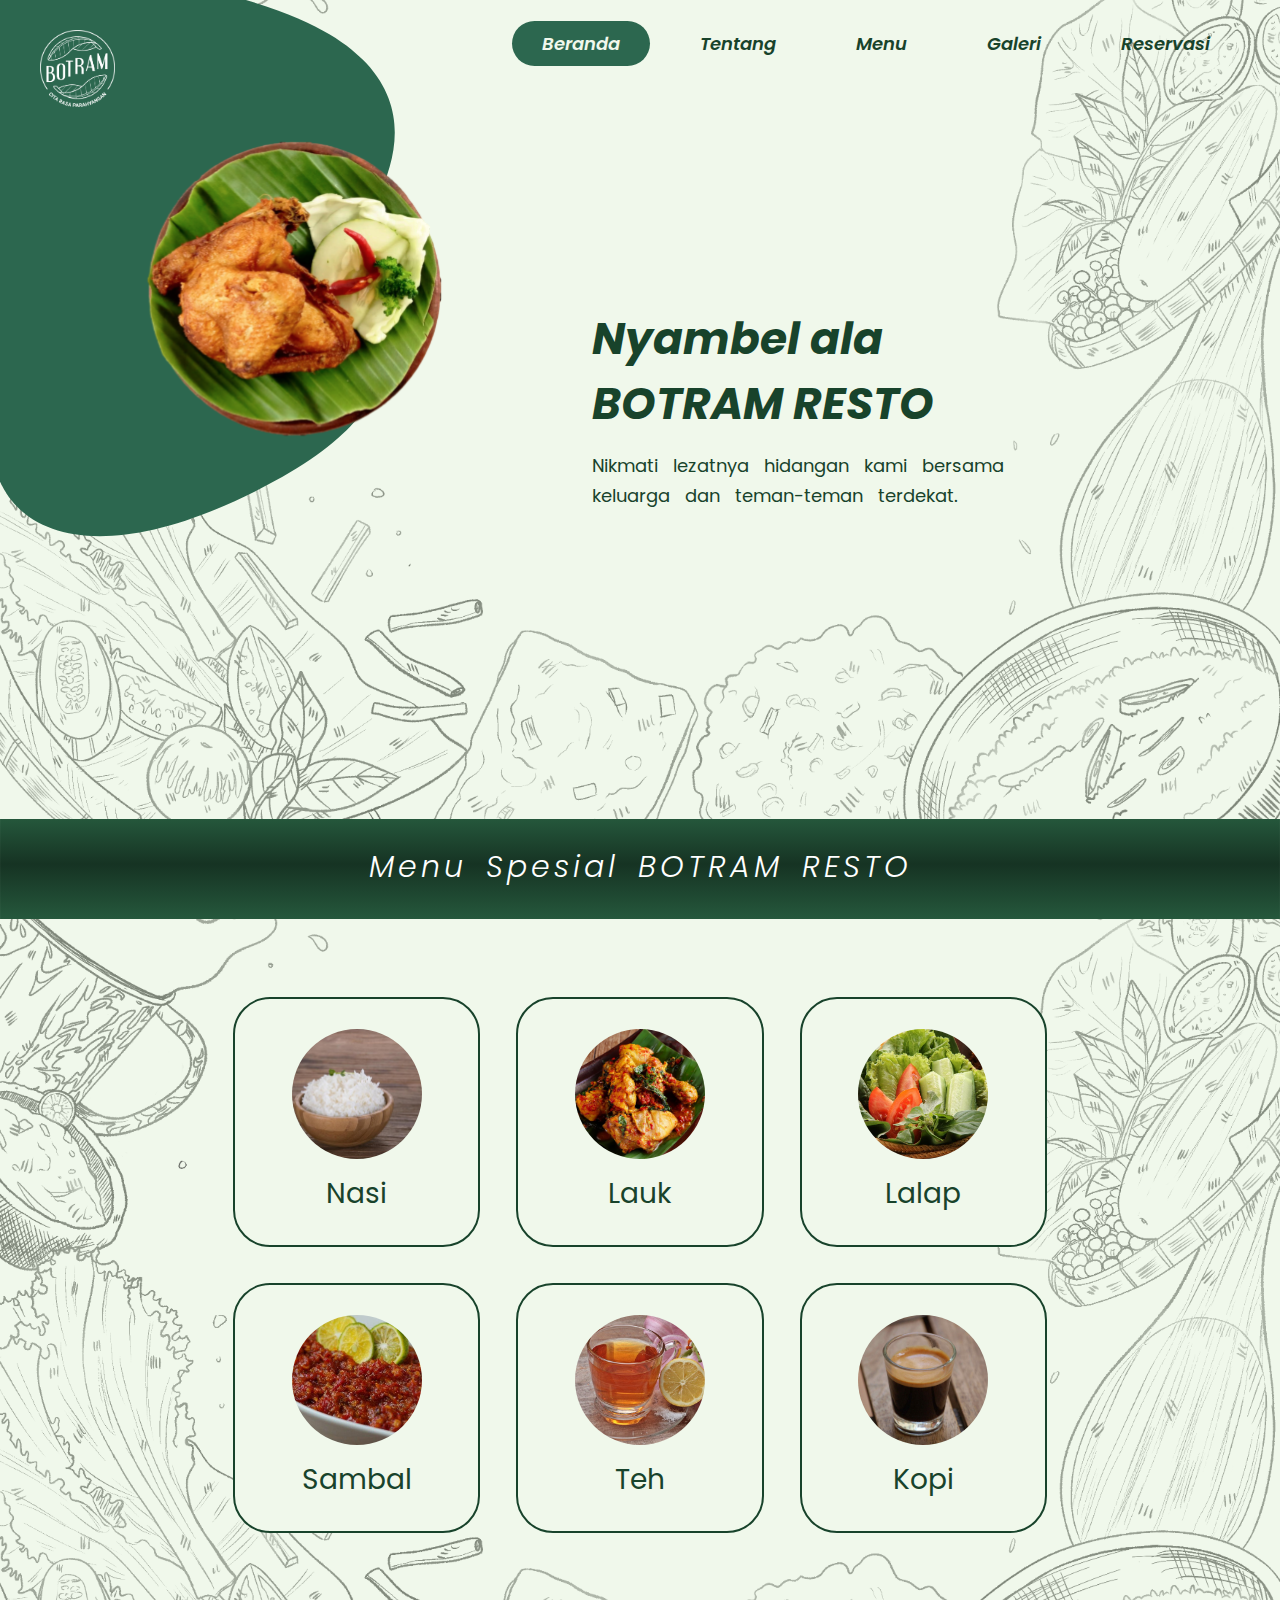
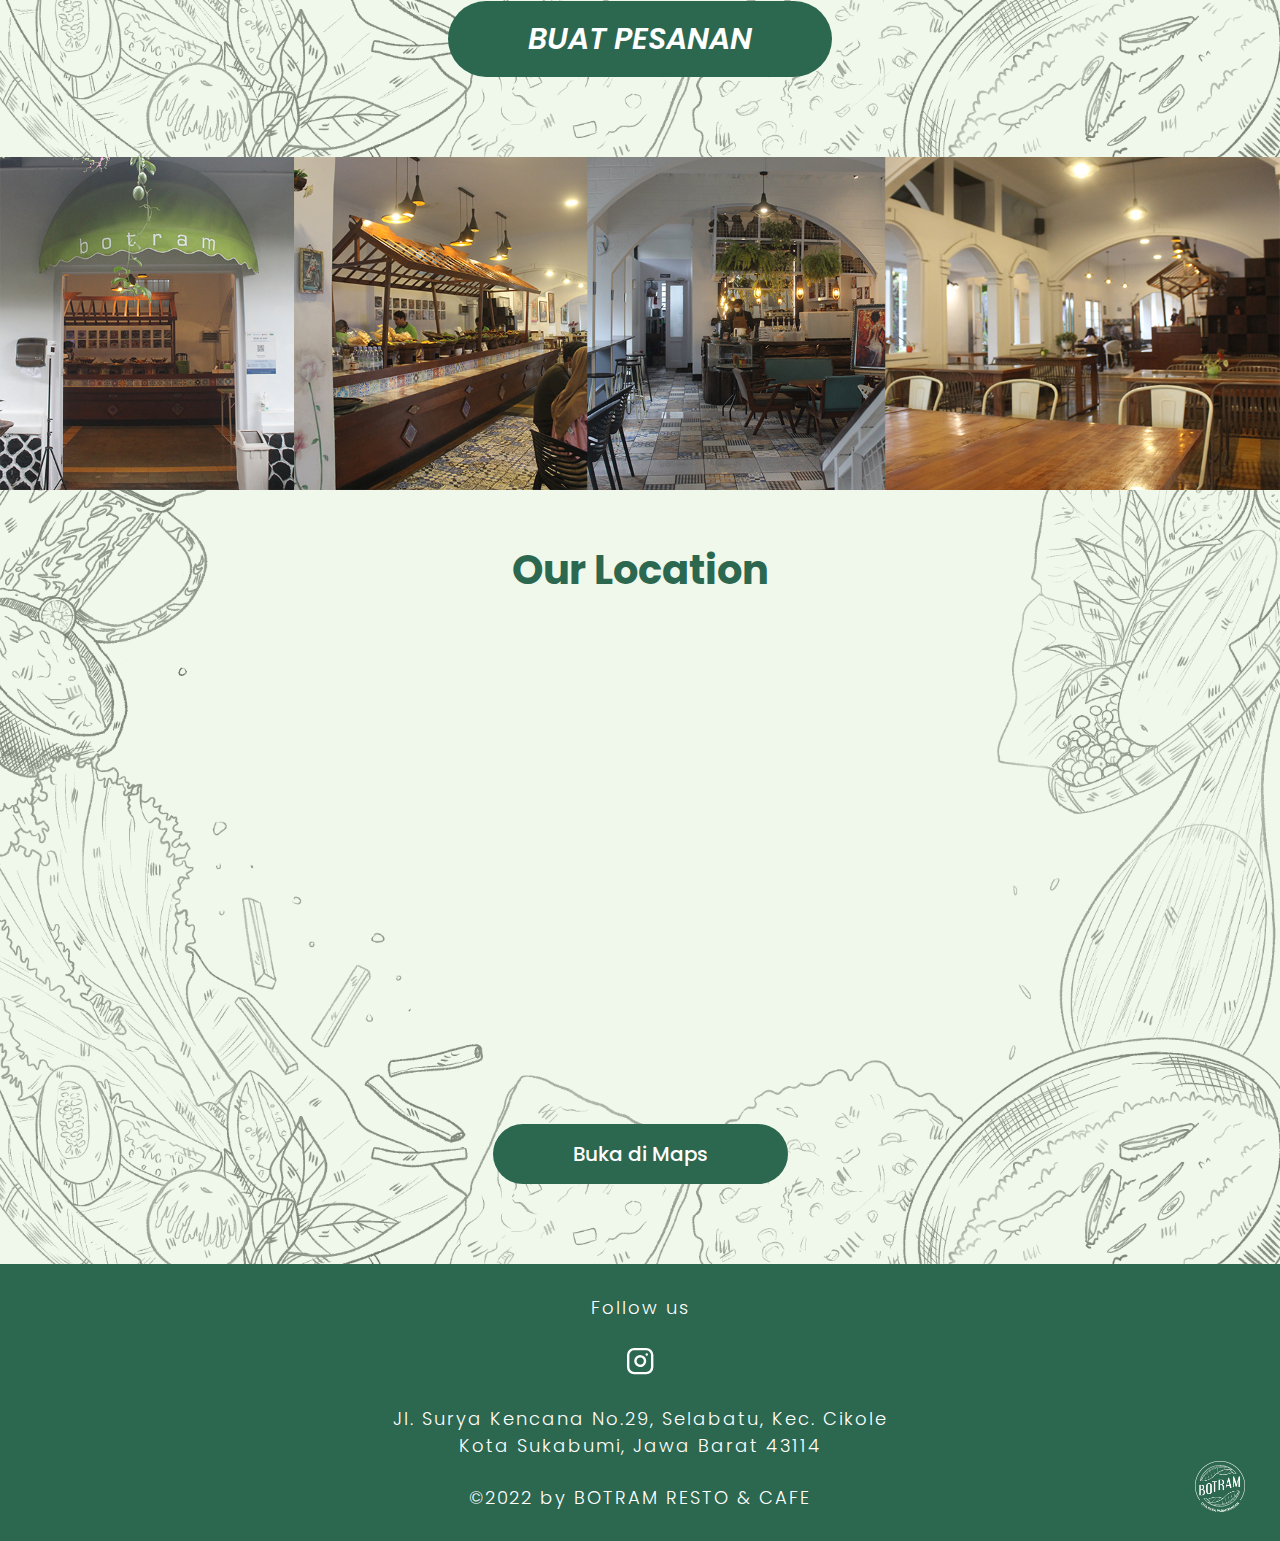
<file: index.html>
<!DOCTYPE html>
<html lang="en">
<head>
    <meta charset="UTF-8">
    <meta http-equiv="X-UA-Compatible" content="IE=edge">
    <meta name="viewport" content="width=device-width, initial-scale=1.0">
    <title>Botram</title>

    <link rel="icon" type="image/svg+xml" href="img/favicon.png">
    <link rel="stylesheet" href="css/style.css">
</head>
<body>
    <!-- Header -->
    <nav class="container-header top">
        <a class="item-header logo"><img src="img/logo_white.png" alt="logo"></a>
        <div class="item-header active">
            <a href="index.html">
                <span>Beranda</span>
            </a>
        </div>
        <div class="item-header">
            <a href="tentang.html">
                <span>Tentang</span>
            </a>
        </div>
        <div class="item-header">
            <a href="menu.html">
                <span>Menu</span>
            </a>
        </div>
        <div class="item-header">
            <a href="gallery.html">
                <span>Galeri</span>
            </a>
        </div>
        <div class="item-header">
            <a href="https://api.whatsapp.com/send?phone=628111575629&text=Halo,%20saya%20ingin%20membuat%20pesanan%20reservasi%20di%20Botram%20Resto%20and%20Cafe" target="_blank">
                <span>Reservasi</span>
            </a>
        </div>
    </nav>

    <!-- Hero -->
    <div class="container-hero">
        <div class="row">
            <div class="column hero-img">
                <!-- <img src="img/hero_1_debug.svg"> -->
            </div>
            <div class="column hero-text">
                <h1>Nyambel ala<br>BOTRAM RESTO</h1>
                <p>
                    Nikmati lezatnya hidangan kami bersama keluarga dan teman-teman terdekat.
                </p>
            </div>
        </div>
    </div>

    <!-- Menu Header -->
    <div class="container menu-header">
        <div class="row">
            <h2>Menu Spesial BOTRAM RESTO</h2>
        </div>
    </div>

    <!-- Menu Item -->

    <div class="container home">
        <div class="menu">
            <div class="quick-menu">
                <a href="menu.html#nasi">
                    <div class="quick-menu-item menu1">
                        <img src="img/menu/nasi_putih.jpeg" alt="">
                        <p>Nasi</p>
                    </div>
                </a>
                <a href="menu.html#lauk">
                    <div class="quick-menu-item menu2">
                        <img src="img/menu/ayam_rica_rica.jpeg" alt="">
                        <p>Lauk</p>
                    </div>
                </a>
                <a href="menu.html#sambal-dan-lalapan">
                    <div class="quick-menu-item menu3">
                        <img src="img/menu/lalapan.jpg" alt="">
                        <p>Lalap</p>
                    </div>
                </a>
                <a href="menu.html#sambal-dan-lalapan">
                    <div class="quick-menu-item menu4">
                        <img src="img/menu/sambal_terasi.jpg" alt="">
                        <p>Sambal</p>
                    </div>
                </a>
                <a href="menu.html#minuman-dingin">
                    <div class="quick-menu-item menu5">
                        <img src="img/menu/hot_lemon_tea.jpg" alt="">
                        <p>Teh</p>
                    </div>
                </a>
                <a href="menu.html#minuman-panas">
                    <div class="quick-menu-item menu6">
                        <img src="img/menu/espresso.jpg" alt="">
                        <p>Kopi</p>
                    </div>
                </a>
            </div>
            <div>
                <a href="https://api.whatsapp.com/send?phone=628111575629&text=Halo,%20saya%20ingin%20membuat%20pesanan%20reservasi%20di%20Botram%20Resto%20and%20Cafe" target="_blank">
                    <button class="btn-order"><h3>BUAT PESANAN</h3></button>
                </a>
            </div>
        </div>

        <div class="quick-gallery">
            <div class="container-slider">
                <div class="wrapper-slider">
                    <img src="img/carousel-home-2.jpg">
                    <img src="img/carousel-home-1.jpg">
                    <!-- <img src="https://images5.alphacoders.com/343/thumb-1920-343645.jpg">
                    <img src="https://cdn.wallpapersafari.com/24/98/dwMtqD.jpg"> -->
                </div>
            </div>
        </div>

        <div class="our-location">
            <h1>Our Location</h1>
            <iframe
                src="https://www.google.com/maps/embed?pb=!1m18!1m12!1m3!1d990.1937644139086!2d106.92917696478584!3d-6.917474584457787!2m3!1f0!2f0!3f0!3m2!1i1024!2i768!4f13.1!3m3!1m2!1s0x2e684964a39788cb%3A0xac7ab5bfcf5c6feb!2sbotram%20resto!5e0!3m2!1sid!2sid!4v1652536783393!5m2!1sid!2sid"
                width="600" height="450" style="border:0;" allowfullscreen="true" loading="lazy"
                referrerpolicy="no-referrer-when-downgrade"></iframe>
            <div>
                <a href="https://goo.gl/maps/2JxBH8R2MnJbsSjo6" target="_blank">
                    <button class="btn-order open-maps">Buka di Maps</button>
                </a>
            </div>
        </div>
    </div>
    
    <!-- Footer -->
    <div class="container">
        <div class="footer">
            <p>Follow us</p>
            <a href="https://www.instagram.com/botram.resto/?hl=en" target="_blank">
                <img class="footer-instagram" src="img/icon_instagram.svg" alt="Instagram">
            </a>
            <p>Jl. Surya Kencana No.29, Selabatu, Kec. Cikole<br>Kota Sukabumi, Jawa Barat 43114</p>
            <p class="footer-copyright">&copy;2022 by BOTRAM RESTO & CAFE</p>
            <img class="logo-bottom" src="img/logo_white.png">
        </div>
    </div>
</body>
</html>
</file>
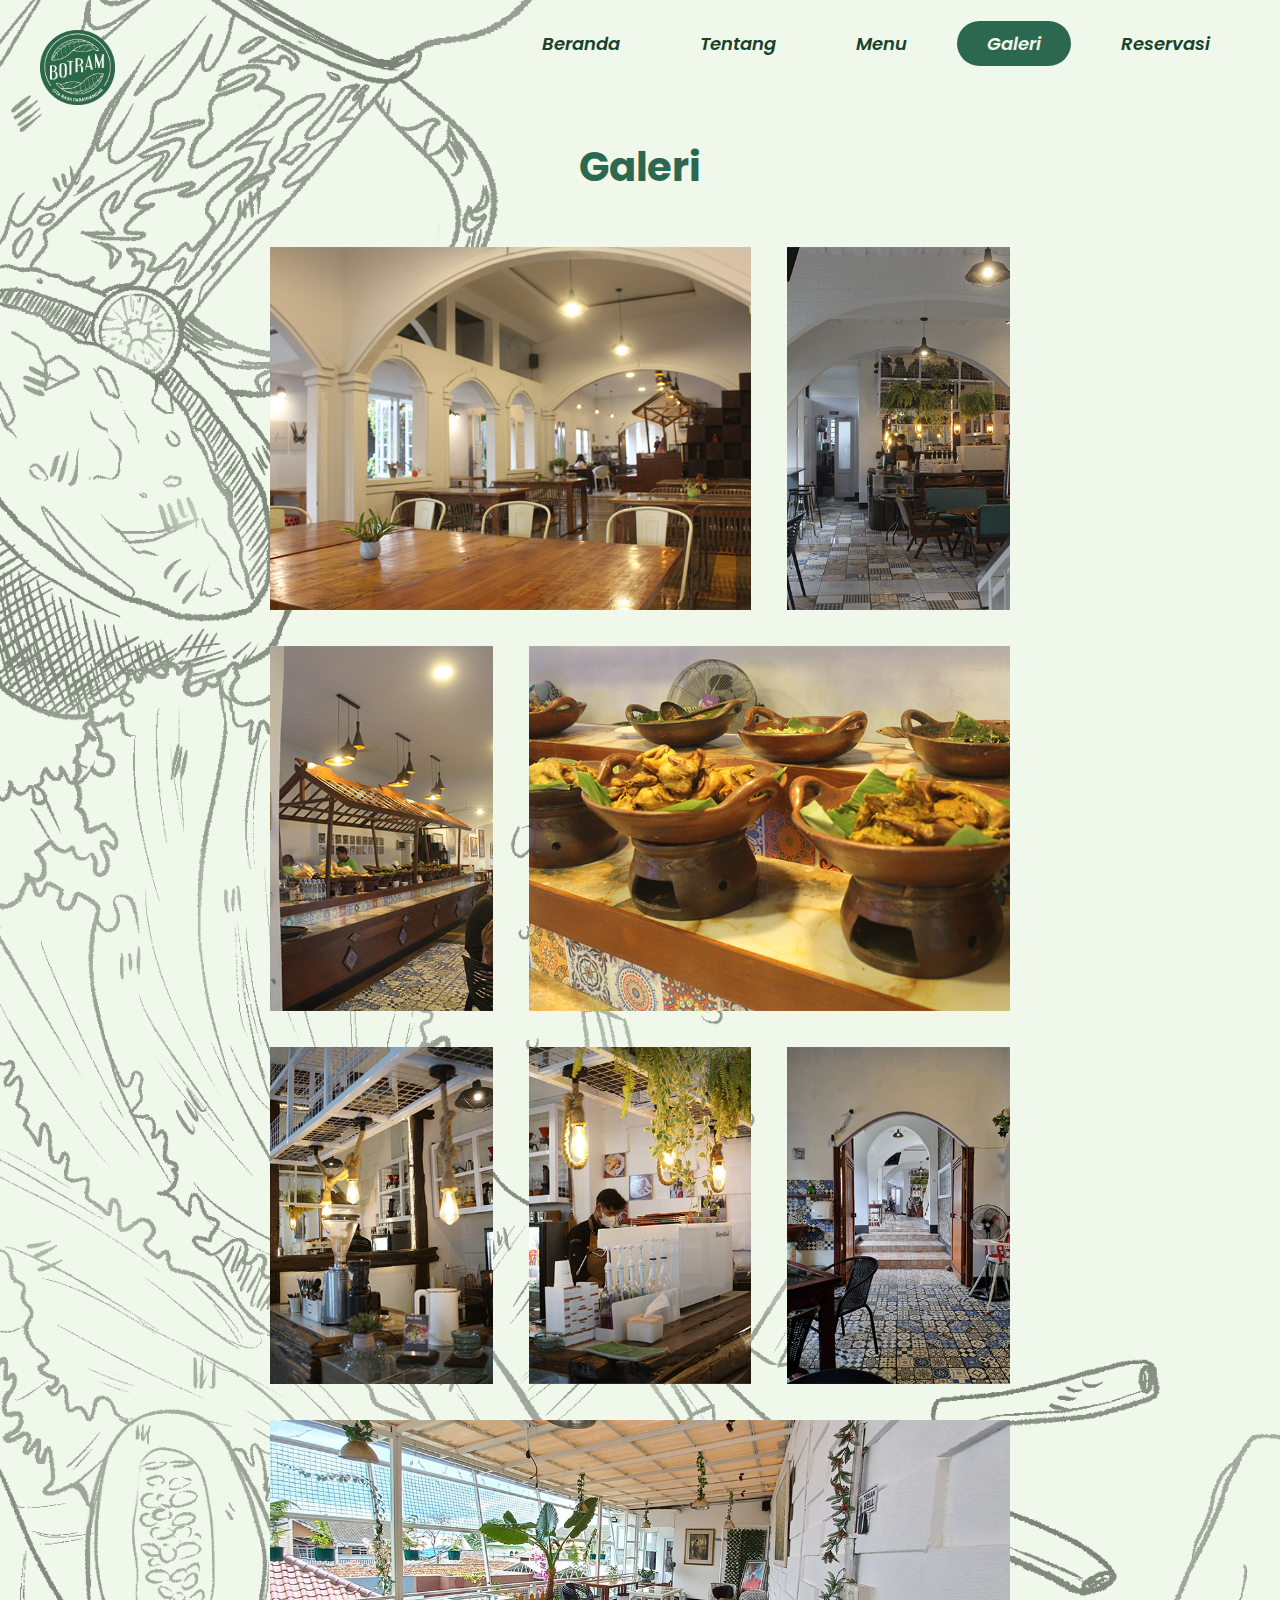
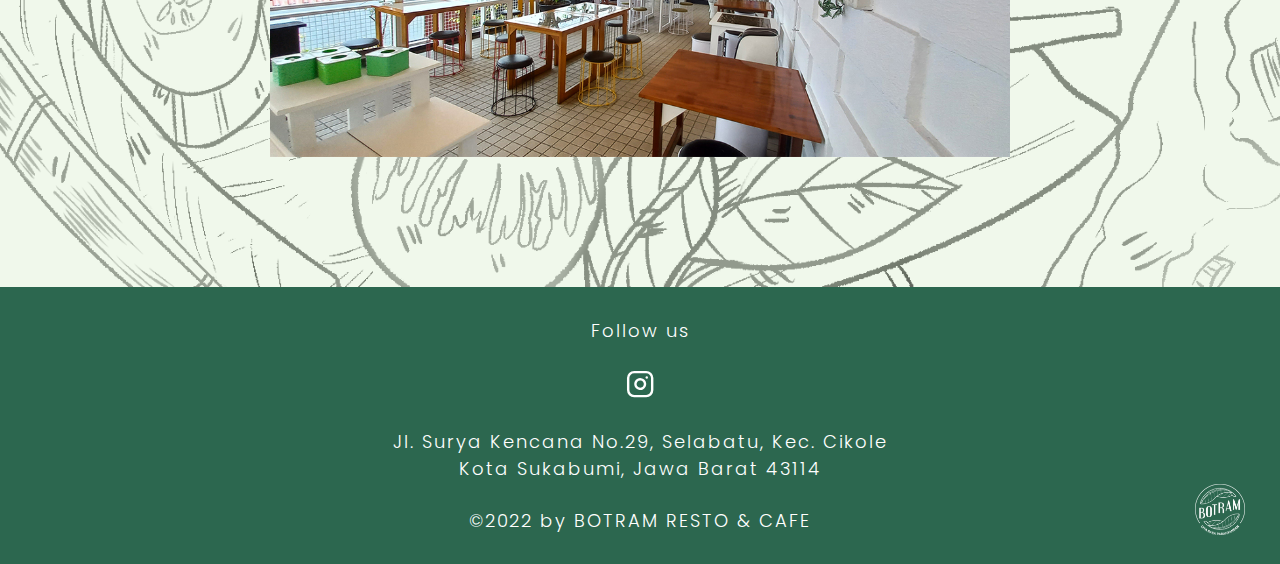
<file: gallery.html>
<!DOCTYPE html>
<html lang="en">

<head>
    <meta charset="UTF-8">
    <meta http-equiv="X-UA-Compatible" content="IE=edge">
    <meta name="viewport" content="width=device-width, initial-scale=1.0">
    <title>Gallery - Botram</title>

    <link rel="icon" type="image/svg+xml" href="img/favicon.png">
    <link rel="stylesheet" href="css/style.css">
</head>

<body>
    <!-- Header -->
    <nav class="container-header top">
        <a class="item-header logo"><img src="img/favicon.png" alt="logo"></a>
        <div class="item-header">
            <a href="index.html">
                <span>Beranda</span>
            </a>
        </div>
        <div class="item-header">
            <a href="tentang.html">
                <span>Tentang</span>
            </a>
        </div>
        <div class="item-header">
            <a href="menu.html">
                <span>Menu</span>
            </a>
        </div>
        <div class="item-header active">
            <a href="gallery.html">
                <span>Galeri</span>
            </a>
        </div>
        <div class="item-header">
            <a href="https://api.whatsapp.com/send?phone=628111575629&text=Halo,%20saya%20ingin%20membuat%20pesanan%20reservasi%20di%20Botram%20Resto%20and%20Cafe"
                target="_blank">
                <span>Reservasi</span>
            </a>
        </div>
    </nav>

    <div class="container">
        <div class="row">
            <div class="column tentang-title gallery">

                <h1>Galeri</h1>

                <div class="gallery-container">
                    <div class="image-1">
                        <img src="img/gallery/1.jpg">
                    </div>
                    <div class="image-2">
                        <img src="img/gallery/2.jpg">
                    </div>
                    <div class="image-3">
                        <img src="img/gallery/3.jpg">
                    </div>
                    <div class="image-4">
                        <img src="img/gallery/4.jpg">
                    </div>
                    <div class="image-5">
                        <img src="img/gallery/5.jpg">
                    </div>
                    <div class="image-6">
                        <img src="img/gallery/6.jpg">
                    </div>
                    <div class="image-7">
                        <img src="img/gallery/7.jpg">
                    </div>
                    <div class="image-8">
                        <img src="img/gallery/8.jpg">
                    </div>
                </div>
            </div>
        </div>
    </div>


    <!-- Footer -->
    <div class="container">
        <div class="footer">
            <p>Follow us</p>
            <a href="https://www.instagram.com/botram.resto/?hl=en" target="_blank">
                <img class="footer-instagram" src="img/icon_instagram.svg" alt="Instagram">
            </a>
            <p>Jl. Surya Kencana No.29, Selabatu, Kec. Cikole<br>Kota Sukabumi, Jawa Barat 43114</p>
            <p class="footer-copyright">&copy;2022 by BOTRAM RESTO & CAFE</p>
            <img class="logo-bottom" src="img/logo_white.png">
        </div>
    </div>
</body>

</html>
</file>
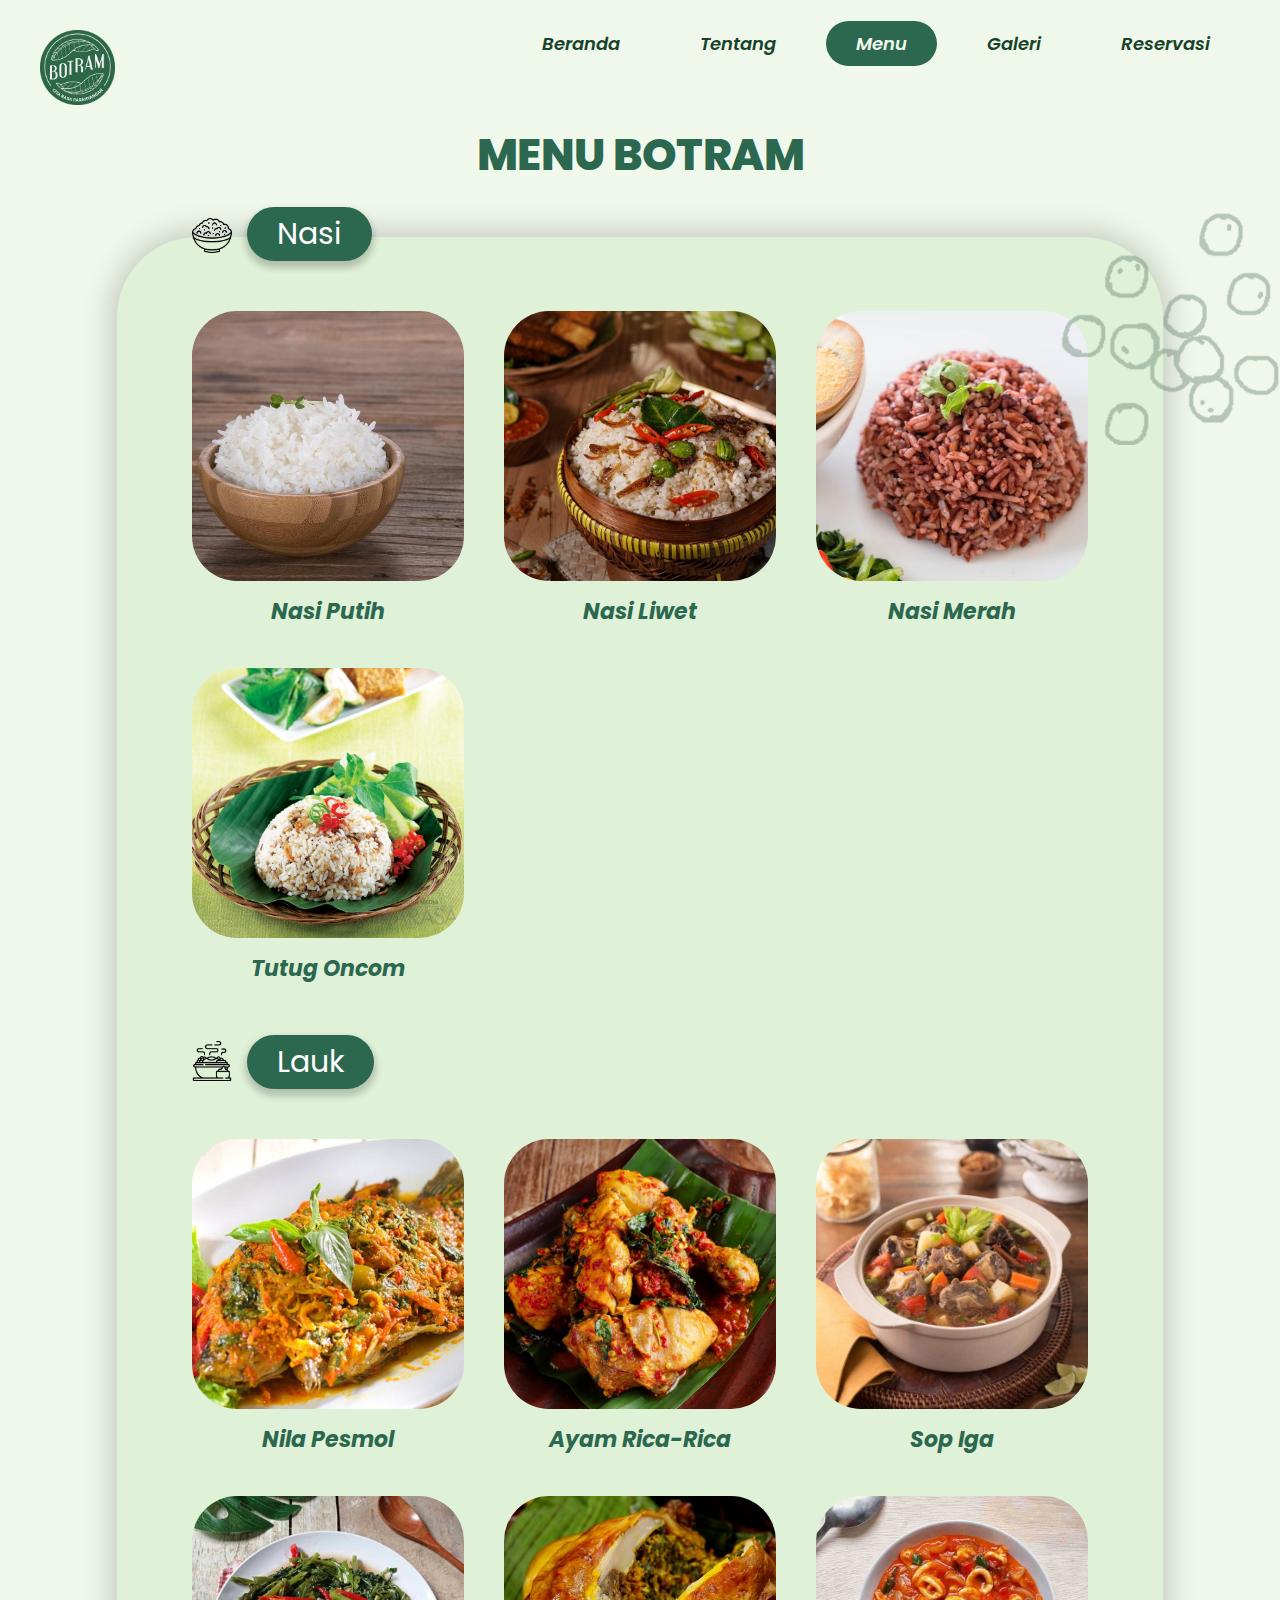
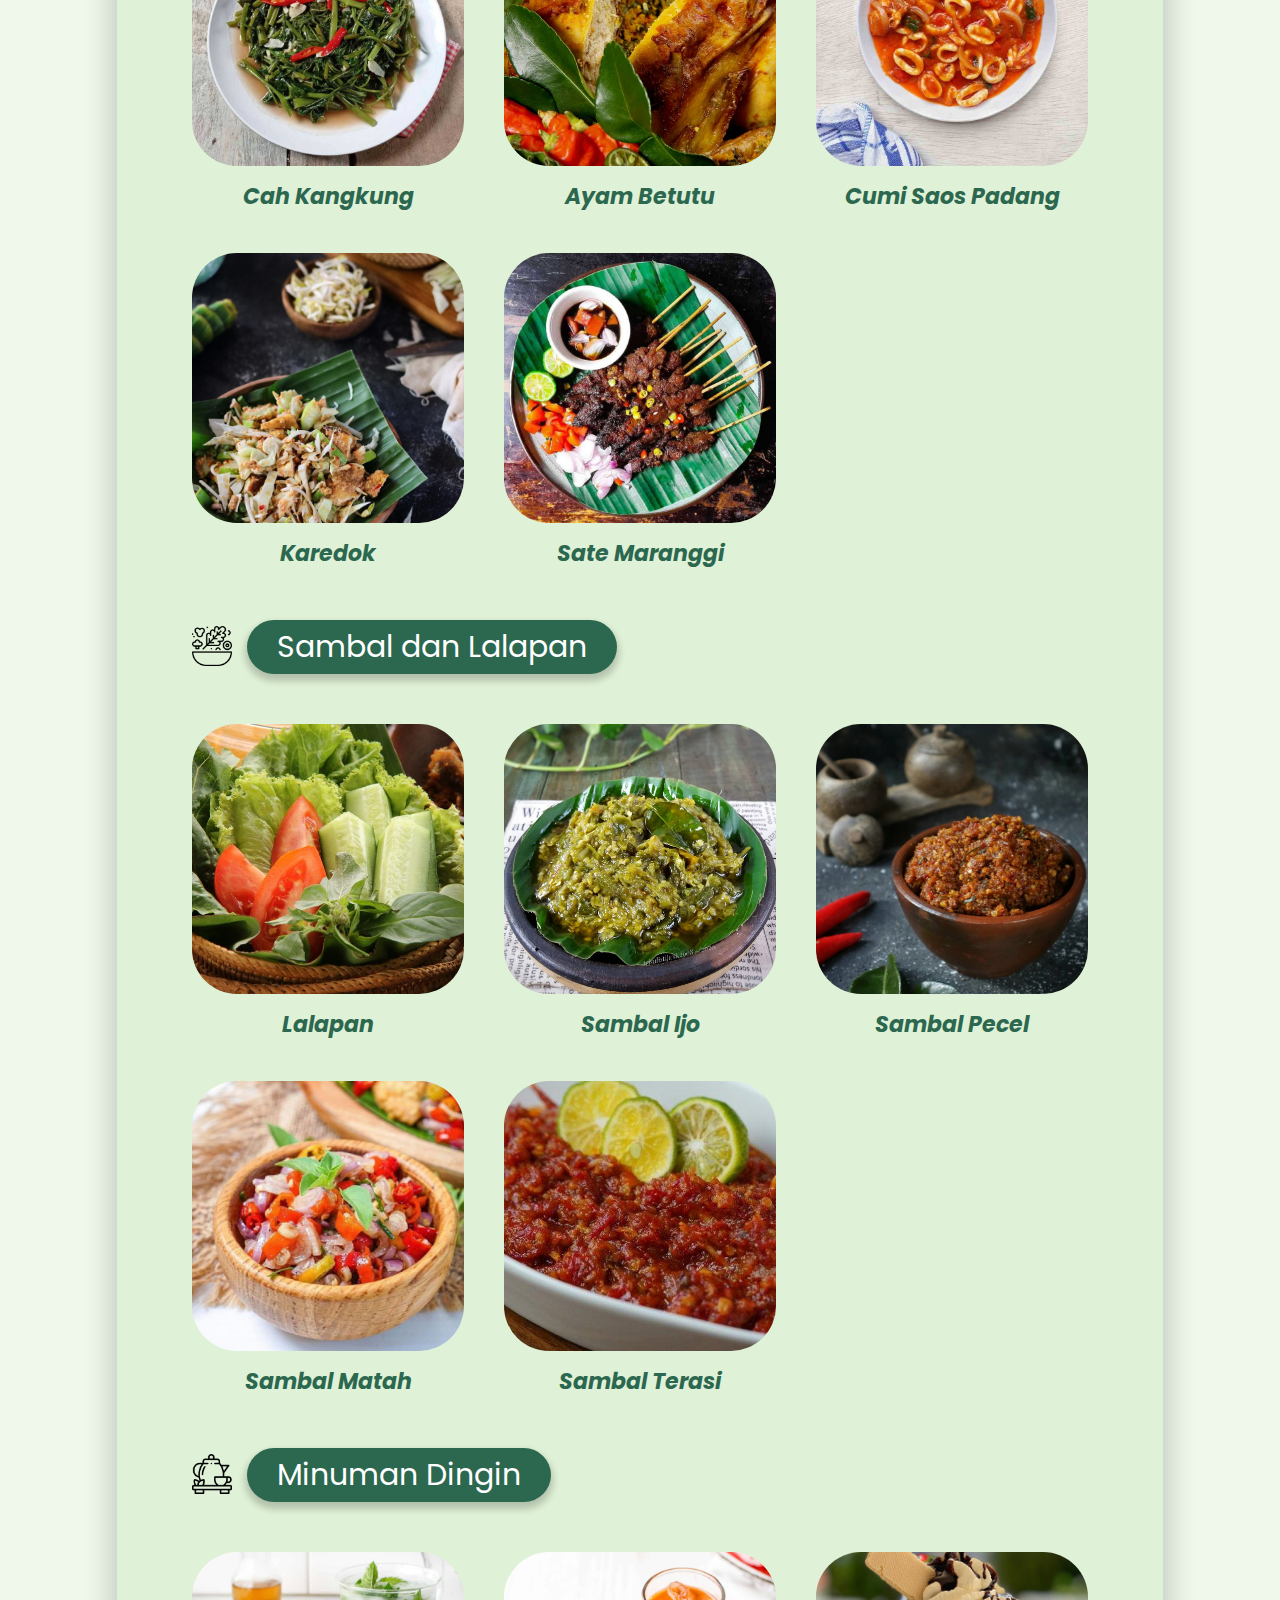
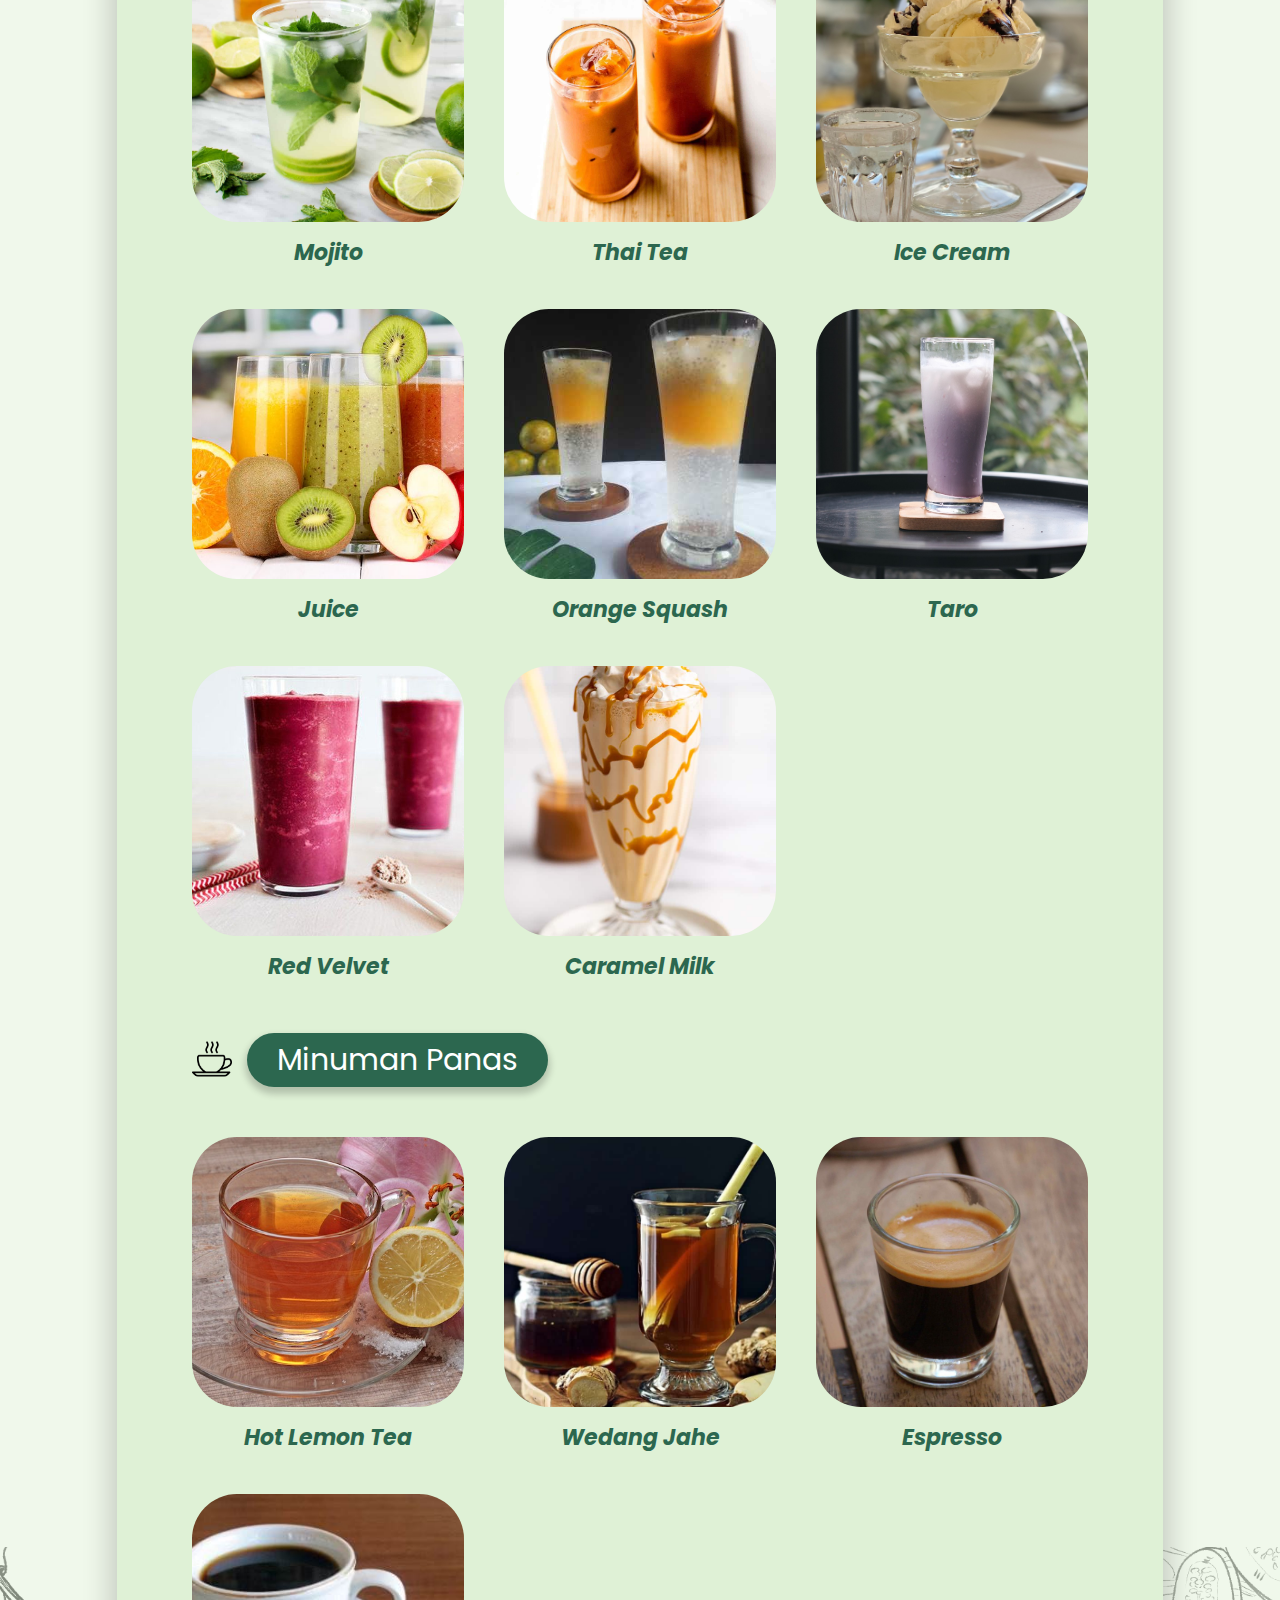
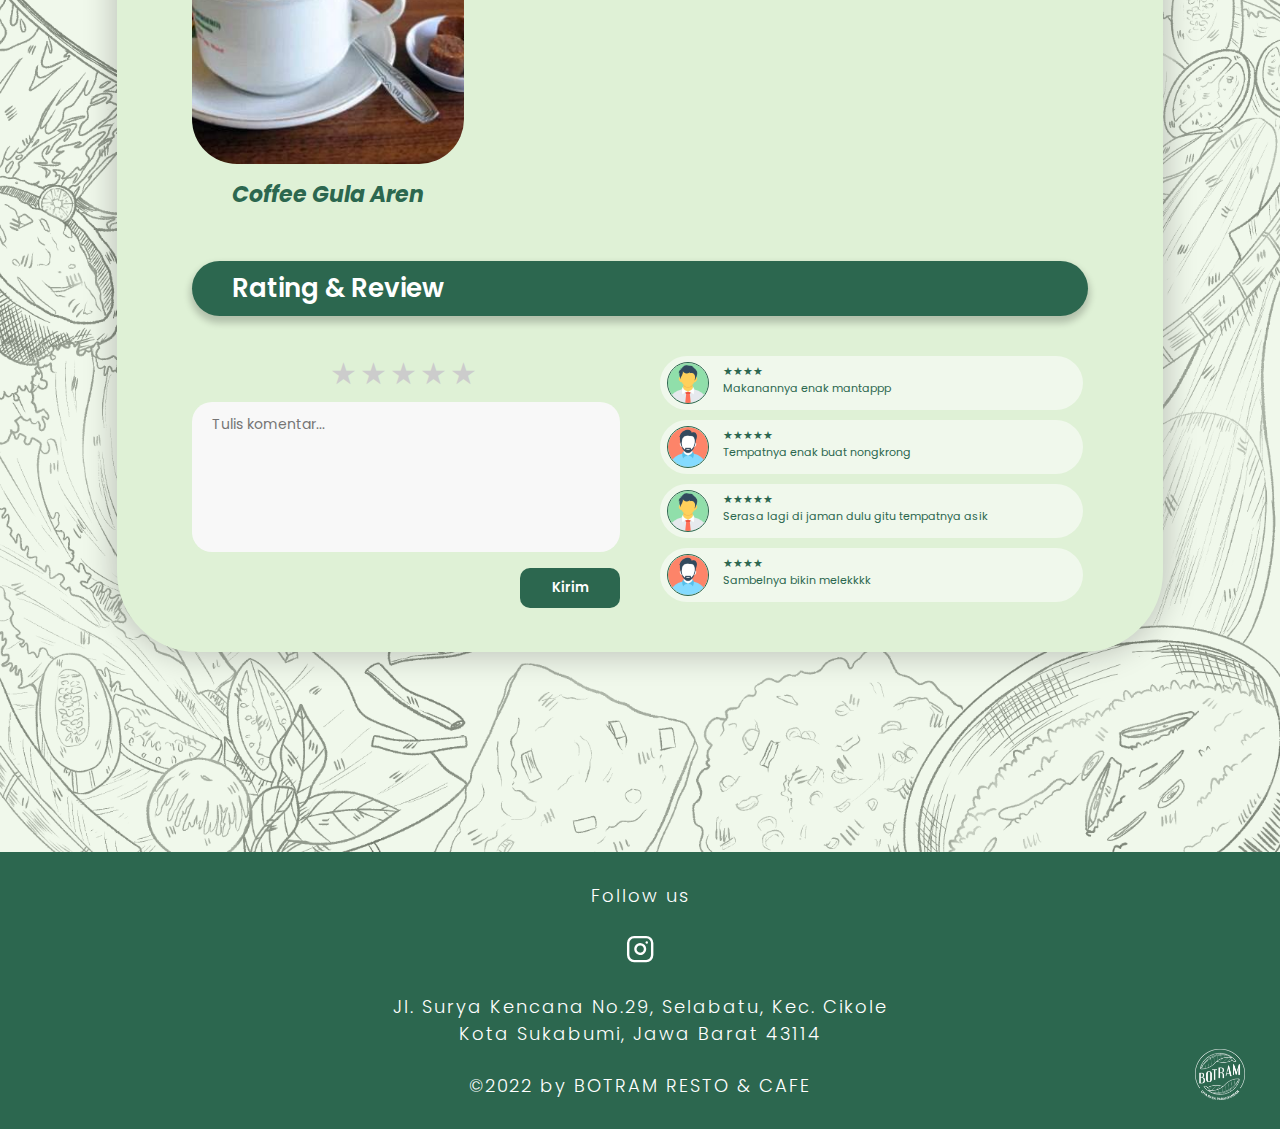
<file: menu.html>
<!DOCTYPE html>
<html lang="en">

<head>
    <meta charset="UTF-8">
    <meta http-equiv="X-UA-Compatible" content="IE=edge">
    <meta name="viewport" content="width=device-width, initial-scale=1.0">
    <title>Menu - Botram</title>

    <link rel="icon" type="image/svg+xml" href="img/favicon.png">
    <link rel="stylesheet" href="css/style.css">
</head>

<body>
    <!-- Header -->
    <nav class="container-header top">
        <a class="item-header logo" href="index.html"><img src="img/favicon.png" alt="logo"></a>
        <div class="item-header">
            <a href="index.html">
                <span>Beranda</span>
            </a>
        </div>
        <div class="item-header">
            <a href="tentang.html">
                <span>Tentang</span>
            </a>
        </div>
        <div class="item-header active">
            <a href="menu.html">
                <span>Menu</span>
            </a>
        </div>
        <div class="item-header">
            <a href="gallery.html">
                <span>Galeri</span>
            </a>
        </div>
        <div class="item-header">
            <a href="https://api.whatsapp.com/send?phone=628111575629&text=Halo,%20saya%20ingin%20membuat%20pesanan%20reservasi%20di%20Botram%20Resto%20and%20Cafe"
                target="_blank">
                <span>Reservasi</span>
            </a>
        </div>
    </nav>

    <div class="container">
        <div class="row">
            <img class="foreground" src="img/foreground_bubble.png">
            <div class="column menu-title">
                <a href="#minuman-dingin"></a>
                <h1 class="menu-botram-title">MENU BOTRAM</h1>

                <div class="reservasi-table-container">
                    <div class="row menu-botram-container">
                        <div class="menu-botram-box">
                            <div class="row menu-category">
                                <img class="menu-category-icon" src="img/icon_nasi.png">
                                <div class="menu-category-title" id="nasi">
                                    <h3>Nasi</h3>
                                </div>
                            </div>
                            
                            <div class="menu-wrapper">
                                <div class="menu-item">
                                    <img src="img/menu/nasi_putih.jpeg" alt="">
                                    <h4>Nasi Putih</h4>
                                </div>
                                <div class="menu-item">
                                    <img src="img/menu/nasi_liwet.jpg" alt="">
                                    <h4>Nasi Liwet</h4>
                                </div>
                                <div class="menu-item">
                                    <img src="img/menu/nasi_merah.jpg" alt="">
                                    <h4>Nasi Merah</h4>
                                </div>
                                <div class="menu-item">
                                    <img src="img/menu/nasi_tutug_oncom.jpg" alt="">
                                    <h4>Tutug Oncom</h4>
                                </div>
                            </div>
                            
                            <div class="row menu-category">
                                <img class="menu-category-icon" src="img/icon_lauk.png">
                                <div class="menu-category-title" id="lauk">
                                    <h3>Lauk</h3>
                                </div>
                            </div>

                            <div class="menu-wrapper">
                                <div class="menu-item">
                                    <img src="img/menu/nila_pesmol.jpg" alt="">
                                    <h4>Nila Pesmol</h4>
                                </div>
                                <div class="menu-item">
                                    <img src="img/menu/ayam_rica_rica.jpeg" alt="">
                                    <h4>Ayam Rica-Rica</h4>
                                </div>
                                <div class="menu-item">
                                    <img src="img/menu/sop_iga.jpg" alt="">
                                    <h4>Sop Iga</h4>
                                </div>
                                <div class="menu-item">
                                    <img src="img/menu/cah_kangkung.jpg" alt="">
                                    <h4>Cah Kangkung</h4>
                                </div>
                                <div class="menu-item">
                                    <img src="img/menu/ayam_betutu.jpg" alt="">
                                    <h4>Ayam Betutu</h4>
                                </div>
                                <div class="menu-item">
                                    <img src="img/menu/cumi_saos_padang.jpg" alt="">
                                    <h4>Cumi Saos Padang</h4>
                                </div>
                                <div class="menu-item">
                                    <img src="img/menu/karedok.jpg" alt="">
                                    <h4>Karedok</h4>
                                </div>
                                <div class="menu-item">
                                    <img src="img/menu/sate_maranggi.jpg" alt="">
                                    <h4>Sate Maranggi</h4>
                                </div>
                            </div>
                            
                            <div class="row menu-category">
                                <img class="menu-category-icon" src="img/icon_lalap.png">
                                <div class="menu-category-title" id="sambal-dan-lalapan">
                                    <h3>Sambal dan Lalapan</h3>
                                </div>
                            </div>

                            <div class="menu-wrapper">
                                <div class="menu-item">
                                    <img src="img/menu/lalapan.jpg" alt="">
                                    <h4>Lalapan</h4>
                                </div>
                                <div class="menu-item">
                                    <img src="img/menu/sambal_ijo.jpg" alt="">
                                    <h4>Sambal Ijo</h4>
                                </div>
                                <div class="menu-item">
                                    <img src="img/menu/sambal_pecel.jpg" alt="">
                                    <h4>Sambal Pecel</h4>
                                </div>
                                <div class="menu-item">
                                    <img src="img/menu/sambal_matah.jpg" alt="">
                                    <h4>Sambal Matah</h4>
                                </div>
                                <div class="menu-item">
                                    <img src="img/menu/sambal_terasi.jpg" alt="">
                                    <h4>Sambal Terasi</h4>
                                </div>
                            </div>
                            
                            <div class="row menu-category">
                                <img class="menu-category-icon" src="img/icon_teh.png">
                                <div class="menu-category-title" id="minuman-dingin">
                                    <h3>Minuman Dingin</h3>
                                </div>
                            </div>

                            <div class="menu-wrapper">
                                <div class="menu-item">
                                    <img src="img/menu/mojito.jpg" alt="">
                                    <h4>Mojito</h4>
                                </div>
                                <div class="menu-item">
                                    <img src="img/menu/thai_tea.jpg" alt="">
                                    <h4>Thai Tea</h4>
                                </div>
                                <div class="menu-item">
                                    <img src="img/menu/ice_cream.jpg" alt="">
                                    <h4>Ice Cream</h4>
                                </div>
                                <div class="menu-item">
                                    <img src="img/menu/juice.jpg" alt="">
                                    <h4>Juice</h4>
                                </div>
                                <div class="menu-item">
                                    <img src="img/menu/orange_squash.jpg" alt="">
                                    <h4>Orange Squash</h4>
                                </div>
                                <div class="menu-item">
                                    <img src="img/menu/taro.jpg" alt="">
                                    <h4>Taro</h4>
                                </div>
                                <div class="menu-item">
                                    <img src="img/menu/red_velvet.jpg" alt="">
                                    <h4>Red Velvet</h4>
                                </div>
                                <div class="menu-item">
                                    <img src="img/menu/caramel_milk.jpg" alt="">
                                    <h4>Caramel Milk</h4>
                                </div>
                            </div>
                            
                            <div class="row menu-category">
                                <img class="menu-category-icon" src="img/icon_kopi.png">
                                <div class="menu-category-title" id="minuman-panas">
                                    <h3>Minuman Panas</h3>
                                </div>
                            </div>

                            <div class="menu-wrapper">
                                <div class="menu-item">
                                    <img src="img/menu/hot_lemon_tea.jpg" alt="">
                                    <h4>Hot Lemon Tea</h4>
                                </div>
                                <div class="menu-item">
                                    <img src="img/menu/wedang_jahe.jpg" alt="">
                                    <h4>Wedang Jahe</h4>
                                </div>
                                <div class="menu-item">
                                    <img src="img/menu/espresso.jpg" alt="">
                                    <h4>Espresso</h4>
                                </div>
                                <div class="menu-item">
                                    <img src="img/menu/coffee_gula_aren.jpg" alt="">
                                    <h4>Coffee Gula Aren</h4>
                                </div>
                            </div>

                            <div class="menu-category-title rating-review">
                                <h3>Rating & Review</h3>
                            </div>

                            <div class="rating-review-wrapper">
                                <div class="rating">
                                    <div class="rate">
                                        <input type="radio" id="star5" />
                                        <label for="star5" title="text">5 stars</label>
                                        <input type="radio" id="star4" />
                                        <label for="star4" title="text">4 stars</label>
                                        <input type="radio" id="star3" />
                                        <label for="star3" title="text">3 stars</label>
                                        <input type="radio" id="star2" />
                                        <label for="star2" title="text">2 stars</label>
                                        <input type="radio" id="star1" />
                                        <label for="star1" title="text">1 star</label>
                                    </div>
                                    <div class="rating-form">
                                        <form action="#">
                                            <textarea name="rating-comment" placeholder="Tulis komentar..." id="rating-comment"></textarea>
                                            <input type="submit" value="Kirim" id="submit-rating">
                                        </form>
                                    </div>
                                </div>
                                <div class="review">
                                    <div class="review-item">
                                        <img src="img/user_1.png">
                                        <div class="user-review">
                                            <p>★★★★</p>
                                            <p>Makanannya enak mantappp</p>
                                        </div>
                                    </div>
                                    <div class="review-item">
                                        <img src="img/user_2.png">
                                        <div class="user-review">
                                            <p>★★★★★</p>
                                            <p>Tempatnya enak buat nongkrong</p>
                                        </div>
                                    </div>

                                    <div class="review-item">
                                        <img src="img/user_1.png">
                                        <div class="user-review">
                                            <p>★★★★★</p>
                                            <p>Serasa lagi di jaman dulu gitu tempatnya asik</p>
                                        </div>
                                    </div>

                                    <div class="review-item">
                                        <img src="img/user_2.png">
                                        <div class="user-review">
                                            <p>★★★★</p>
                                            <p>Sambelnya bikin melekkkk</p>
                                        </div>
                                    </div>
                                </div>
                            </div>
                        </div>
                    </div>
                </div>
            </div>
        </div>
    </div>

    <!-- Footer -->
    <div class="container">
        <div class="footer">
            <p>Follow us</p>
            <a href="https://www.instagram.com/botram.resto/?hl=en" target="_blank">
                <img class="footer-instagram" src="img/icon_instagram.svg" alt="Instagram">
            </a>
            <p>Jl. Surya Kencana No.29, Selabatu, Kec. Cikole<br>Kota Sukabumi, Jawa Barat 43114</p>
            <p class="footer-copyright">&copy;2022 by BOTRAM RESTO & CAFE</p>
            <img class="logo-bottom" src="img/logo_white.png">
        </div>
    </div>
</body>

</html>
</file>
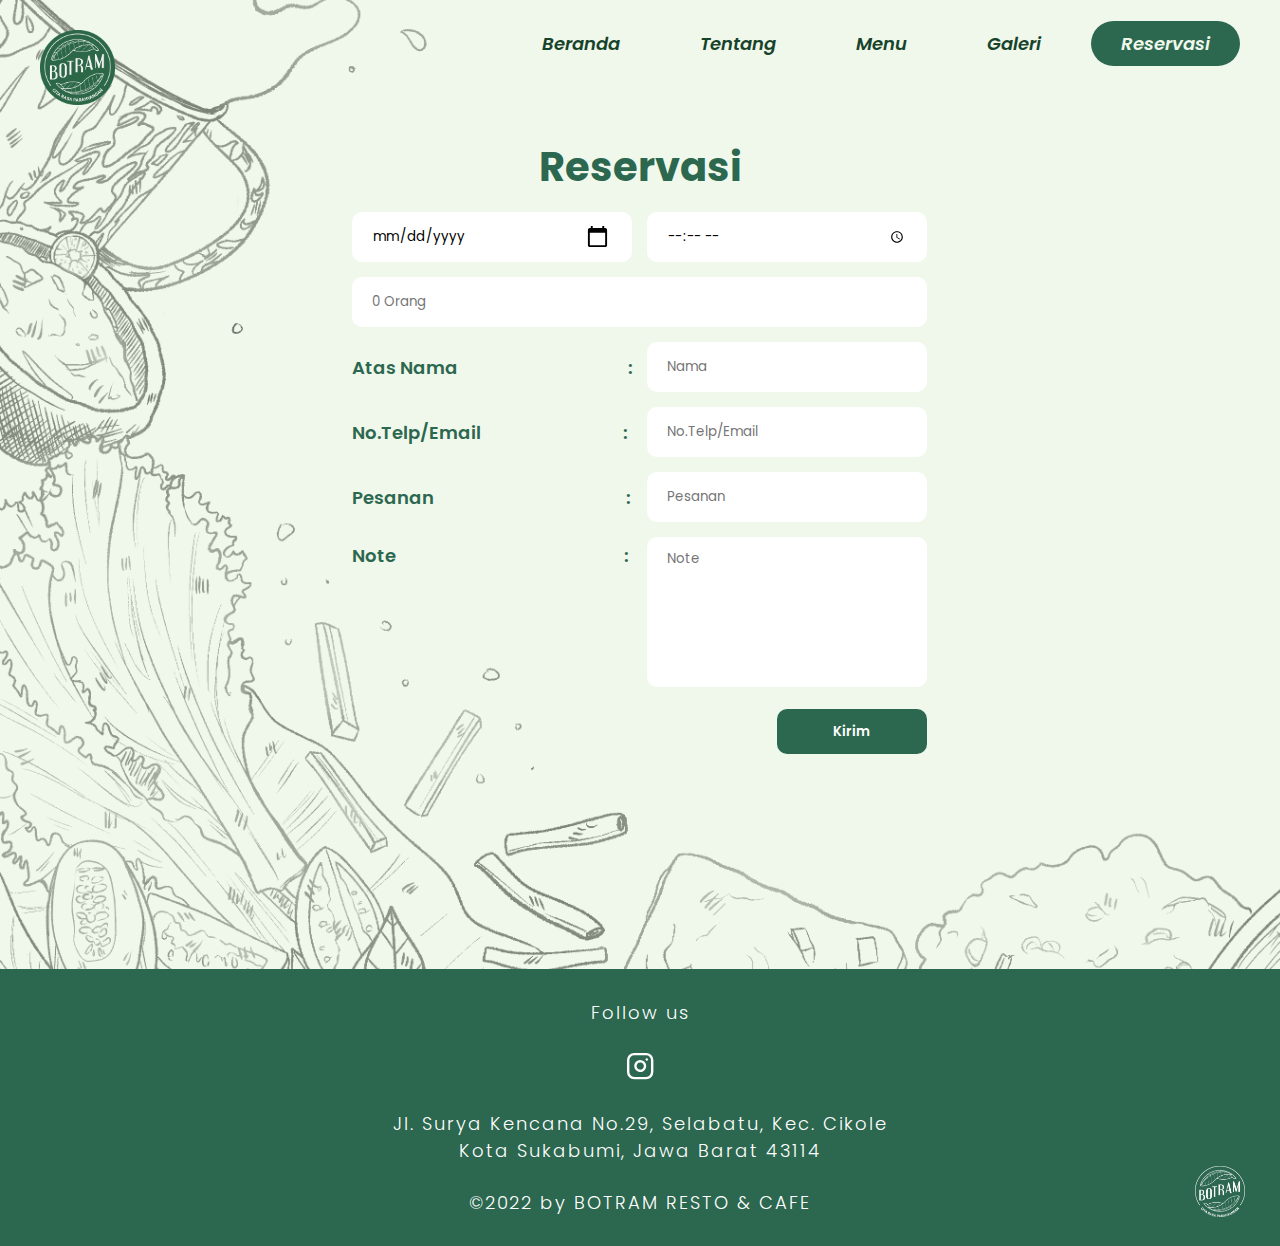
<file: reservasi.html>
<!DOCTYPE html>
<html lang="en">

<head>
    <meta charset="UTF-8">
    <meta http-equiv="X-UA-Compatible" content="IE=edge">
    <meta name="viewport" content="width=device-width, initial-scale=1.0">
    <title>Reservasi - Botram</title>

    <link rel="icon" type="image/svg+xml" href="img/favicon.png">
    <link rel="stylesheet" href="css/style.css">
</head>

<body>
    <!-- Header -->
    <nav class="container-header top">
        <a class="item-header logo" href="index.html"><img src="img/favicon.png" alt="logo"></a>
        <div class="item-header">
            <a href="index.html">
                <span>Beranda</span>
            </a>
        </div>
        <div class="item-header">
            <a href="tentang.html">
                <span>Tentang</span>
            </a>
        </div>
        <div class="item-header">
            <a href="menu.html">
                <span>Menu</span>
            </a>
        </div>
        <div class="item-header">
            <a href="gallery.html">
                <span>Galeri</span>
            </a>
        </div>
        <div class="item-header active">
            <a href="https://api.whatsapp.com/send?phone=628111575629&text=Halo,%20saya%20ingin%20membuat%20pesanan%20reservasi%20di%20Botram%20Resto%20and%20Cafe"
                target="_blank">
                <span>Reservasi</span>
            </a>
        </div>
    </nav>

    <div class="container">
        <div class="row">
            <div class="column reservasi-title">
                <h1>Reservasi</h1>

                <div class="reservasi-table-container">
                    <form action="#">
                        <table class="reservasi-table">
                            <tr>
                                <td>
                                    <input type="date" name="date" class="reservasi-form-item">
                                </td>
                                <td>
                                    <input type="time" name="time" class="reservasi-form-item">
                                </td>
                            </tr>
                            <tr>
                                <td colspan="2"><input type="number" name="people" class="reservasi-form-item" placeholder="0 Orang" min="1"></td>
                            </tr>
                            <tr>
                                <td class="reservasi-form-label">Atas Nama  &emsp; &emsp;&emsp;&emsp;&emsp;&emsp;&emsp;&emsp;&emsp;:</td>
                                <td>
                                    <input type="text" name="name" class="reservasi-form-item" placeholder="Nama">
                                </td>
                            </tr>
                            <tr>
                                <td class="reservasi-form-label">No.Telp/Email &emsp; &emsp; &emsp; &emsp;&emsp;&emsp;&emsp;:</td>
                                <td>
                                    <input type="text" name="email" class="reservasi-form-item"  placeholder="No.Telp/Email">
                                </td>
                            </tr>
                            <tr>
                                <td class="reservasi-form-label">Pesanan &emsp; &emsp; &emsp;&emsp;&emsp;&emsp;&emsp;&emsp;&emsp;&emsp;:</td>
                                <td>
                                    <input type="text" name="order" class="reservasi-form-item" placeholder="Pesanan">
                                </td>
                            </tr>
                            <tr>
                                <td class="reservasi-form-label" id="note-label">Note &emsp; &emsp;&emsp;&emsp;&emsp;&emsp;&emsp;&emsp;&emsp;&emsp;&emsp;&emsp; :</td>
                                <td>
                                    <textarea name="note" id="note" placeholder="Note"></textarea>
                                </td>
                            </tr>
                            <tr>
                                <td></td>
                                <td class="reservasi-form-submit">
                                    <input type="submit" name="submit" class="reservasi-form-item" value="Kirim">
                                </td>
                            </tr>
                        </table>
                    </form>
                </div>
            </div>
        </div>
    </div>

    <!-- Footer -->
    <div class="container">
        <div class="footer">
            <p>Follow us</p>
            <a href="https://www.instagram.com/botram.resto/?hl=en" target="_blank">
                <img class="footer-instagram" src="img/icon_instagram.svg" alt="Instagram">
            </a>
            <p>Jl. Surya Kencana No.29, Selabatu, Kec. Cikole<br>Kota Sukabumi, Jawa Barat 43114</p>
            <p class="footer-copyright">&copy;2022 by BOTRAM RESTO & CAFE</p>
            <img class="logo-bottom" src="img/logo_white.png">
        </div>
    </div>
</body>

</html>
</file>
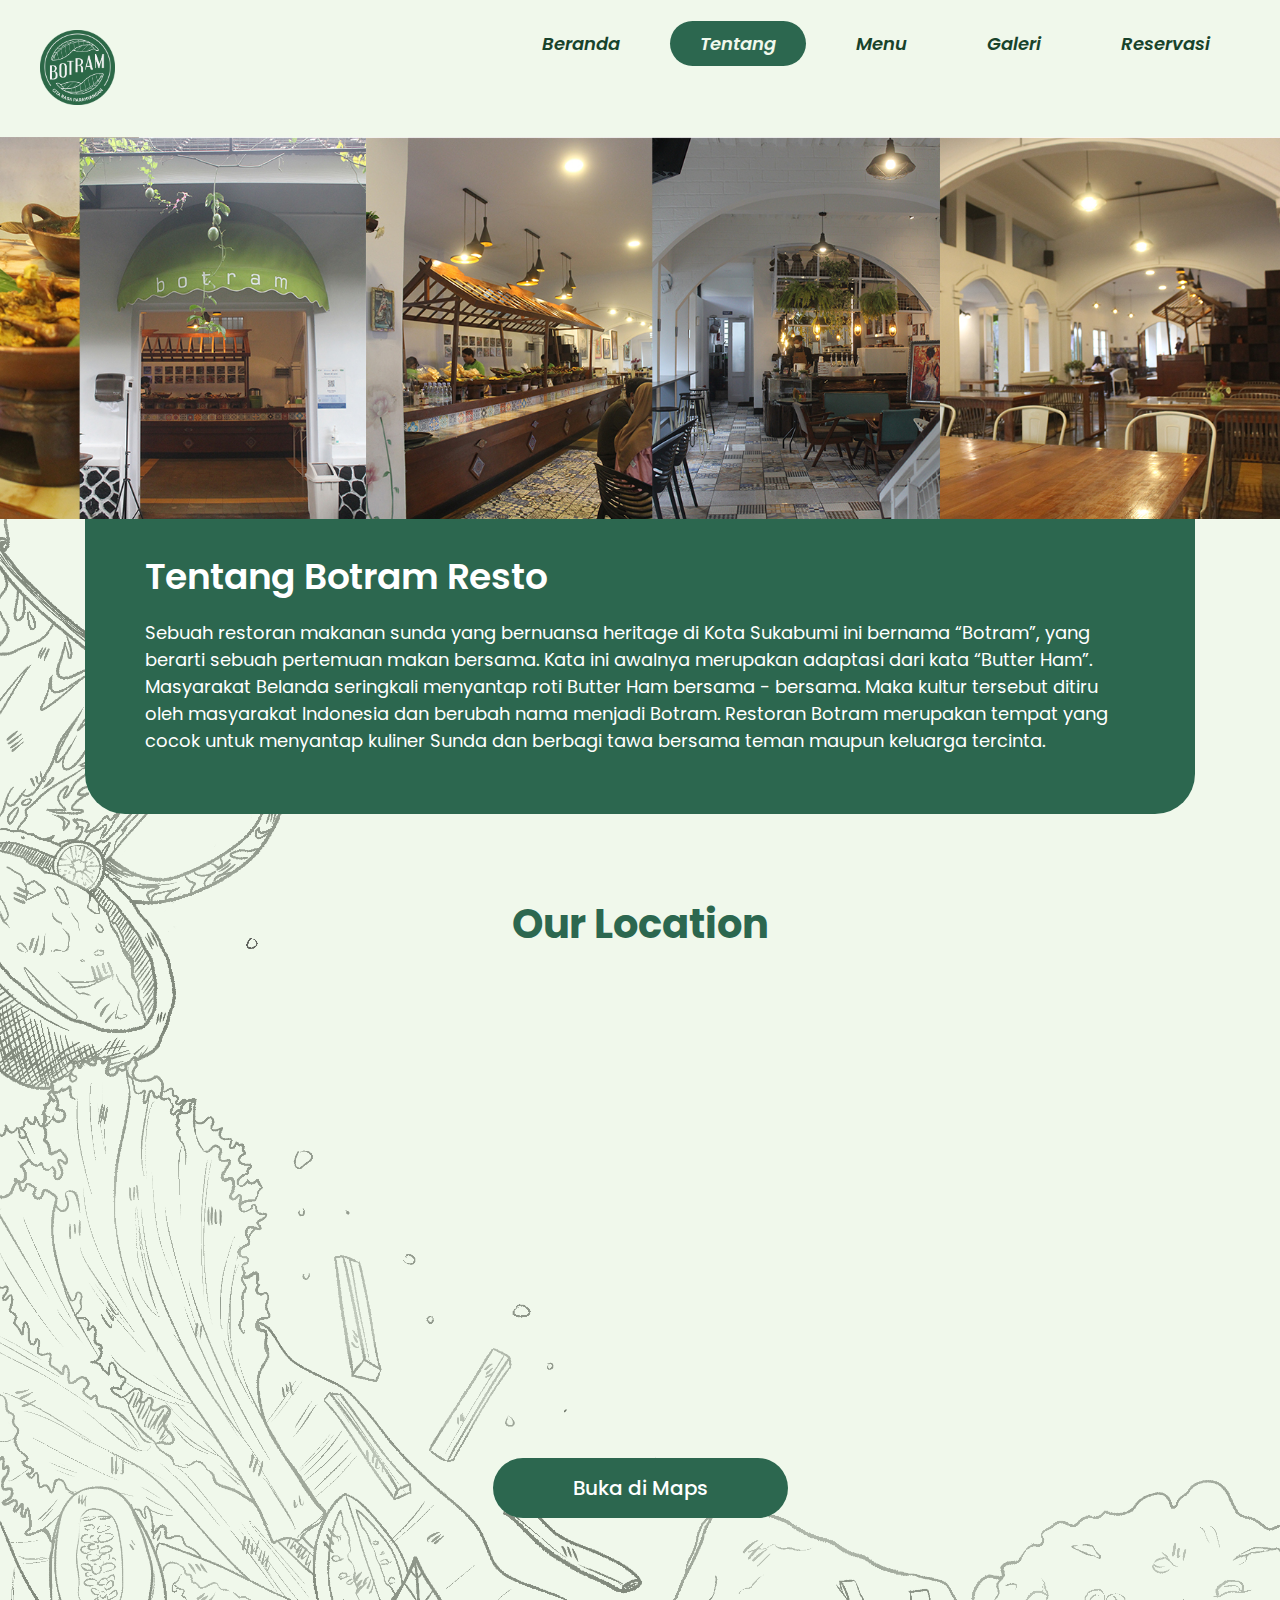
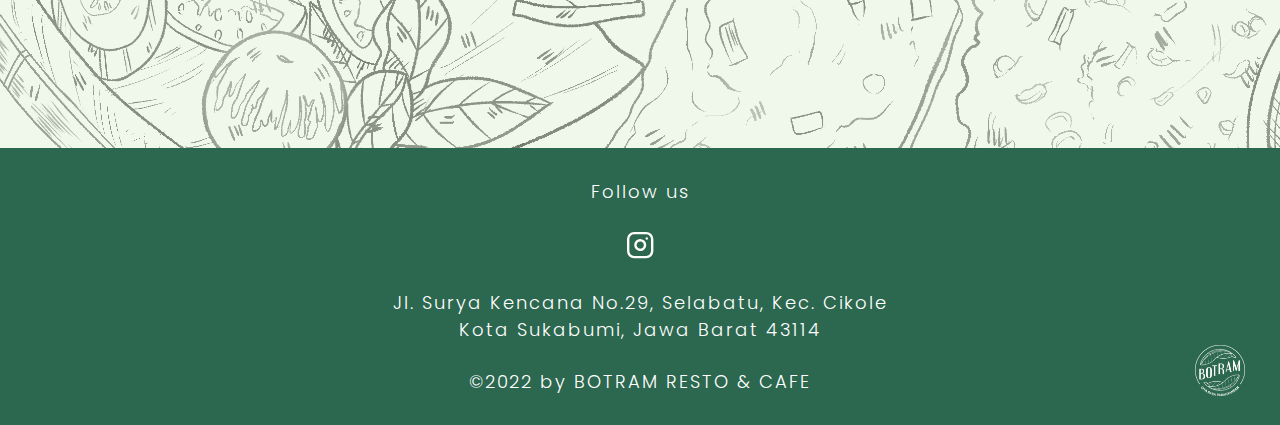
<file: tentang.html>
<!DOCTYPE html>
<html lang="en">

<head>
    <meta charset="UTF-8">
    <meta http-equiv="X-UA-Compatible" content="IE=edge">
    <meta name="viewport" content="width=device-width, initial-scale=1.0">
    <title>Tentang - Botram</title>

    <link rel="icon" type="image/svg+xml" href="img/favicon.png">
    <link rel="stylesheet" href="css/style.css">
</head>

<body>
    <!-- Header -->
    <nav class="container-header top">
        <a class="item-header logo"><img src="img/favicon.png" alt="logo"></a>
        <div class="item-header">
            <a href="index.html">
                <span>Beranda</span>
            </a>
        </div>
        <div class="item-header active">
            <a href="tentang.html">
                <span>Tentang</span>
            </a>
        </div>
        <div class="item-header">
            <a href="menu.html">
                <span>Menu</span>
            </a>
        </div>
        <div class="item-header">
            <a href="gallery.html">
                <span>Galeri</span>
            </a>
        </div>
        <div class="item-header">
            <a href="https://api.whatsapp.com/send?phone=628111575629&text=Halo,%20saya%20ingin%20membuat%20pesanan%20reservasi%20di%20Botram%20Resto%20and%20Cafe"
                target="_blank">
                <span>Reservasi</span>
            </a>
        </div>
    </nav>

    <div class="container">
        <div class="row">
            <div class="column tentang-title">

                <img class="hero-tentang" src="img/hero-tentang.jpg" alt="">

                <div class="tentang-container">
                    <h2>Tentang Botram Resto</h2>
                    <p>Sebuah restoran makanan sunda yang bernuansa heritage di Kota Sukabumi ini bernama “Botram”, yang berarti sebuah
                    pertemuan makan bersama. Kata ini awalnya merupakan adaptasi dari kata “Butter Ham”. Masyarakat Belanda seringkali
                    menyantap roti Butter Ham bersama - bersama. Maka kultur tersebut ditiru oleh masyarakat Indonesia dan berubah nama
                    menjadi Botram. Restoran Botram merupakan tempat yang cocok untuk menyantap kuliner Sunda dan berbagi tawa bersama teman
                    maupun keluarga tercinta.</p>
                </div>

                <div class="our-location">
                    <h1>Our Location</h1>
                    <!-- <div class="map-our-location"></div> -->
                    <iframe
                        src="https://www.google.com/maps/embed?pb=!1m18!1m12!1m3!1d990.1937644139086!2d106.92917696478584!3d-6.917474584457787!2m3!1f0!2f0!3f0!3m2!1i1024!2i768!4f13.1!3m3!1m2!1s0x2e684964a39788cb%3A0xac7ab5bfcf5c6feb!2sbotram%20resto!5e0!3m2!1sid!2sid!4v1652536783393!5m2!1sid!2sid"
                        width="600" height="450" style="border:0;" allowfullscreen="true" loading="lazy"
                        referrerpolicy="no-referrer-when-downgrade"></iframe>
                    <!-- <img class="map-our-location" src="img/map_our_location.jpg" alt=""> -->
                    <div>
                        <a href="https://goo.gl/maps/2JxBH8R2MnJbsSjo6" target="_blank">
                            <button class="btn-order open-maps">Buka di Maps</button>
                        </a>
                    </div>
                </div>
            </div>
        </div>
    </div>


    <!-- Footer -->
    <div class="container">
        <div class="footer">
            <p>Follow us</p>
            <a href="https://www.instagram.com/botram.resto/?hl=en" target="_blank">
                <img class="footer-instagram" src="img/icon_instagram.svg" alt="Instagram">
            </a>
            <p>Jl. Surya Kencana No.29, Selabatu, Kec. Cikole<br>Kota Sukabumi, Jawa Barat 43114</p>
            <p class="footer-copyright">&copy;2022 by BOTRAM RESTO & CAFE</p>
            <img class="logo-bottom" src="img/logo_white.png">
        </div>
    </div>
</body>

</html>
</file>
<file: css/style.css>
@import url('https://fonts.googleapis.com/css2?family=Roboto:wght@400;900&display=swap');
@import url('https://fonts.googleapis.com/css2?family=Poppins:ital,wght@0,100;0,200;0,300;0,400;0,500;0,600;0,700;0,800;0,900;1,100;1,200;1,300;1,400;1,500;1,600;1,700;1,800;1,900&display=swap');

* {
    padding: 0;
    margin: 0;
}

html {
    --main-color: #2C674F;
    --secondary-color: #F0F8EB;
    --background-color: #D8E9CF;
    --background-menu-color: #dff1d6;
    --text-color: #18432B;
    --review-background-color: #f0f8ec;
    --input-focus-color: rgba(104, 172, 140, 0.171);
}

body {
    background-color: var(--secondary-color);
}

::-webkit-scrollbar{
    width: 0.48vw;
}

::-webkit-scrollbar-track{
    border-radius: 0;
    box-shadow: inset 0 0 0.5px rgba(0, 0, 0, 0);
}
::-webkit-scrollbar-thumb{
    border-radius: 0;
    background-color: var(--main-color);
}

::-webkit-scrollbar-thumb:hover{
    background-color: var(--text-color);
}

p {
    font-family: 'Poppins', sans-serif;
    font-size: 18px;
    /* text-align: justify; */
}

h1{
    font-family: 'Poppins', sans-serif;
    font-size: 40px;
    font-weight: 700;
}

h2{
    font-family: 'Poppins', sans-serif;
    font-size: 36px;
    font-weight: 600;
}

h3{
    font-family: 'Poppins', sans-serif;
    font-size: 30px;
    font-weight: 600;
}

h4{
    font-family: 'Poppins', sans-serif;
    font-size: 25px;
    font-weight: 600;
}

hr {
    /* border-top: 1px solid green !important; */
    color: black;
    height: 5px !important;
    width: 80px;
    opacity: 1 !important;
    border-radius: 10px;
    margin-left: auto;
    margin-right: auto;
}

/* ------------------------------------ */

.container-header {
    width: auto;
    display: flex;
    /* justify-content: flex-end; */
    position: sticky;
    padding: 10px 30px;
    vertical-align: middle;

    font-family: 'Poppins', sans-serif;
    font-size: 18px;
    font-weight: 600;
    font-style: italic;
    color: var(--main-color);    
}

.top {
    /* position: sticky; */
    /* top: 0; */
    z-index: 1;
}

a {
    text-decoration: none;
    color: var(--text-color);
}

.item-header {
    margin: 20px 10px 0 10px;
}

.item-header span {
    /* vertical-align: middle;
    align-items: center; */
    padding: 10px 30px;
}

.active span {
    background-color: var(--main-color);
    border-radius: 100px;
    color: var(--review-background-color);
}

.item-header span:hover {
    background-color: var(--main-color);
    border-radius: 100px;
    color: var(--review-background-color);
    transition: 0.3s;
}

.logo {
    width: 100%;
}

.logo img {
    width: 75px;
}

.search img {
    width: 25px;
}

.container-hero {
  	/* width: 1280px; */
  	width: 100%;
    height: auto;
  	margin: auto;
  	/* padding: 10px; */
  	align-items: center;
    background-color: var(--secondary-color);
    background-image: url(../img/background.png);
    background-size: cover;
    background-repeat: no-repeat;
    background-position: center bottom;
    background-blend-mode: luminosity;
    /* opacity: 0.5; */
    margin-top: -125px;
    /* margin-left: -10px; */
}

.container {
  	width: 100%;
    height: auto;
  	margin: auto;
  	align-items: center;
}

.row {
	display: flex;
    flex-wrap: wrap;
	align-items: center;
	/* padding: 10% 0; */
}

.row:after {
  content: "";
  display: table;
  clear: both;
}

.column {
  float: left;
  width: 30%;
  /* margin: 20px; */
  /* padding: 10px; */
  overflow: auto;
  /* background-color: aqua; */
  flex-grow: 1;
}

.hero-img {
    height: 820px;
    /* width: 30%; */
    /* width: 85vh; */
    width: 33%;
    overflow: visible;
    
    background-image: url(../img/hero_1_debug.svg);
    background-size: 98%;
    background-repeat: no-repeat;
    background-position: 0 0;

    animation: hero-image 12s infinite;
}

.hero-img img {
    height: 96%;
}

@keyframes hero-image {
    0% {
        background-image: url(../img/hero_1_debug.svg);
    }
    25% {
        background-image: url(../img/hero_1_debug.svg);
    }
    30% {
        background-image: url(../img/hero_2.svg);
    }
    50% {
        background-image: url(../img/hero_2.svg);
    }
    55% {
        background-image: url(../img/hero_3.png);
    }
    75% {
        background-image: url(../img/hero_3.png);
    }
    80% {
        background-image: url(../img/hero_4.svg);
    }
    90% {
        background-image: url(../img/hero_4.svg);
    }
    100% {
        background-image: url(../img/hero_1_debug.svg);
    }
}

.hero-text {
    padding: 0 30vh 0 15vh;
    color: var(--text-color);
}

.hero-text h1 {
    font-style: italic;
    margin-bottom: 15px;
    font-size: 44px;
}

.hero-text p {
    word-spacing: 10px;
    line-height: 30px;
}

.menu-header {
    height: auto;
    background-image: url(../img/rectangle_menu.svg);
    background-size: cover;
    background-repeat: no-repeat;
    background-position: center center;
    width: 100%;
    height: 100px;
    z-index: 0;
}

.menu-header h2 {
    text-align: center;
    z-index: 1;
    line-height: 95px;
    margin: auto;
    vertical-align: middle;

    color: white;
    font-weight: 300;
    word-spacing: 6px;
    letter-spacing: 4px;
    font-size: 30px;
    font-style: italic;
}

/*Responsive*/
@media screen and (max-width: 1308px) {
	.container {
		width: auto;
	}
}

@media screen and (max-width: 600px) {
  .column {
    width: 100%;
  }
}

.menu {
    /* background-color: coral; */
    padding: 30px 100px;
    text-align: center;
    align-items: center;

    background-color: var(--secondary-color);
    background-image: url(../img/background.png);
    background-size: cover;
    background-repeat: no-repeat;
    background-position: center bottom;
    background-blend-mode: luminosity;
}

.item-menu {
    display: inline-flex;
    align-items: center;
    background-color: var(--secondary-color);
    justify-content: center;
    width: 50%;
    padding: 15px;

    border: var(--main-color) solid 3px;
    border-radius: 50px;

    margin-bottom: 10px;
}

.item-menu:hover {
    background-color: var(--background-menu-color);
}

.item-menu img {
    width: 50px;
    margin-right: 10px;
    margin-top: -4px;
}

.item-menu h4 {
    font-weight: 400;
    font-size: 30px;
    color: var(--text-color);
}

.btn-order {
    background-color: var(--main-color);
    border: none;
    border-radius: 50px;
    padding: 15px 80px;
    text-align: center;
    text-decoration: none;
    margin: 20px 0 50px 0;
}

.btn-order h3 {
    color: white;
    size: 26px;
    font-weight: 600;
    font-style: italic;
}

.btn-order:hover {
    background-color: var(--text-color);
}

.footer {
    background-color: var(--main-color);
    /* line-height: 200px; */
    text-align: center;
    align-items: center;
    vertical-align: middle;
    color: white;
    margin: auto;
    padding: 30px;
    font-weight: 300;
    letter-spacing: 2px;
}


.footer .footer-instagram {
    width: 30px;
    margin: 25px;
}

.footer-copyright {
    margin-top: 25px;
}


.footer .logo-bottom {
    position: absolute;
    right: 0;
    width: 50px;
    margin-top: -50px;
    padding-right: 35px;
}

.reservasi-title {
    text-align: center;
    color: var(--main-color);
    margin-top: -200px;
    padding-top: 215px;
    padding-bottom: 200px;
    background-color: var(--secondary-color);
    background-image: url(../img/background.png);
    background-size: 130%;
    background-repeat: no-repeat;
    background-position: left 00px;
    background-blend-mode: luminosity;
}

.reservasi-table-container {
    display: flex;
    align-items: center;
    justify-content: center;
    margin: auto;
}

.reservasi-table {
    width: 60%;
    font-family: 'Poppins', sans-serif;
    color: var(--main-color);
}

.reservasi-form-label {
    text-align: left;
    font-weight: 600;
    font-size: 18px;
}

#note-label {
    vertical-align: top;
    padding-top: 5px;
}

.reservasi-form-submit {
    text-align: end;
}

table,
th,
td {
    /* border: 1px solid black; */
}

table {
    border-spacing: 15px;
}

textarea {
    resize: none;
}

input, textarea#note {
    width: 100%;
    box-sizing: border-box;
    border: none;
    border-radius: 10px;
    /* font-size: 16px; */
    padding: 12px 20px;
    font-family: 'Poppins', sans-serif;
    height: 50px;
}

input:focus,
textarea#note:focus {
    outline: none;
    box-shadow: 0 0 7px 3px var(--input-focus-color);
}

textarea#note {
    height: 150px;
}

input[type="date"] {
    width: 280px;
}

input[type="text"] {
    width: 280px;
}

input[type="submit"] {
    background-color: var(--main-color);
    font-weight: 600;
    color: white;
    width: 150px;
    height: 45px;
}

input[type="submit"]:hover {
    background-color: var(--text-color);
}

input[type="date"]::-webkit-calendar-picker-indicator {
    color: rgba(0, 0, 0, 0);
    opacity: 1;
    display: block;
    /* background: url(yourURLHere) no-repeat; */
    width: 25px;
    height: 25px;
    border-width: thin;
}

/* ------------------------------------------ */

.menu-title {
    text-align: center;
    color: var(--main-color);
    margin-top: -200px;
    padding-top: 200px;
    padding-bottom: 200px;
    background-color: var(--secondary-color);
    background-image: url(../img/background.png);
    background-size: contain;
    background-repeat: no-repeat;
    background-position: bottom;
    background-blend-mode: luminosity;
}

.menu-botram-title {
    font-weight: 800;
    margin-bottom: 50px;
    font-size: 44px;
}

.menu-botram-container {
    display: block;
    background-color: var(--background-menu-color);
    box-shadow: 0 0 30px 5px rgba(0, 0, 0, 0.2);
    border-radius: 80px;
    width: 70%;
    padding: 0 75px;
}

.menu-botram-box {
    margin-top: -30px;
}

.menu-category {
    vertical-align: middle;
}

.menu-category-icon {
    width: 40px;
    margin-right: 15px;
    margin-top: -3px;
}

.menu-category-title {
    padding: 4px 30px;
    color: white;
    background-color: var(--main-color);
    border-radius: 50px;
    box-shadow: 0 5px 7px 2px rgba(0, 0, 0, 0.2);
}

.menu-category-title h3 {
    font-weight: 400;
}

.menu-wrapper {
    display: grid;
    grid-template-columns: repeat(auto-fill, minmax(200px, 1fr));
    grid-column-gap: 40px;
    grid-row-gap: 40px;
    margin: 50px 0 50px 0;
}

.menu-item {
    /* outline: var(--main-color) solid 1px; */
}

.menu-item img {
    width: 100%;
    height: 30vh;
    object-fit: cover;
    border-radius: 45px;
}

.menu-item h4 {
    font-weight: 700;
    font-style: italic;
    font-size: 22px;
    margin-top: 10px;
}

.rating-review {
    padding: 8px 40px;
}

.rating-review h3 {
    text-align: left;
    font-weight: 600;
    font-size: 26px;
}

.rating-review-wrapper {
    display: grid;
    grid-template-columns: repeat(auto-fill, minmax(300px, 1fr));
    grid-column-gap: 40px;
    grid-row-gap: 40px;
    margin: 40px 0;
}

.rating-review-wrapper div {
    /* outline: var(--main-color) solid 1px; */
}

.rate {
    float: left;
    height: 46px;
    padding: 0 10px;
    width: 65%;
}

.rate:not(:checked)>input {
    position: absolute;
    top: -9999px;
}

.rate:not(:checked)>label {
    float: right;
    width: 1em;
    overflow: hidden;
    white-space: nowrap;
    cursor: pointer;
    font-size: 30px;
    color: #ccc;
}

.rate:not(:checked)>label:before {
    content: '★ ';
}

.rate>input:checked~label {
    color: #ffc700;
}

.rate:not(:checked)>label:hover,
.rate:not(:checked)>label:hover~label {
    color: #deb217;
}

.rate>input:checked+label:hover,
.rate>input:checked+label:hover~label,
.rate>input:checked~label:hover,
.rate>input:checked~label:hover~label,
.rate>label:hover~input:checked~label {
    color: #c59b08;
}

.rating {
    display: block;
}

.rating .rating-form {
    margin-top: 46px;
}

#rating-comment {
    width: 100%;
    height: 150px;
    padding: 12px 20px;
    box-sizing: border-box;
    border: none;
    border-radius: 20px;
    background-color: #f8f8f8;
    font-size: 14px;
    resize: none;
    font-family: 'Poppins', sans-serif;
}

#rating-comment:focus {
    outline: none;
    box-shadow: 0 0 7px 3px var(--input-focus-color);
}

#submit-rating {
    float: right;
    margin-top: 12px;
    padding: 1px 2px !important;
    height: 40px;
    width: 100px;
}

.review {
    display: block;
}

.review div {
    /* outline: var(--main-color) solid 1px; */
}

.review .review-item {
    display: grid;
    grid-template-columns: repeat(auto-fill, minmax(20px, 1fr));
    grid-column-gap: 30px;
    width: 95%;
    margin-bottom: 10px;
    border-radius: 100px;
    padding: 7px 8px;
    background-color: var(--review-background-color);
}

.review .review-item img {
    width: 40px;
    border-radius: 100px;
    outline: var(--main-color) solid 1px;
}

.review .review-item .user-review {
    display: block;
    width: 270px;
    text-align: start;
}

.review .review-item .user-review p {
    font-size: 11px;
}

.foreground {
    position: absolute;
    overflow: hidden;
    top: 0;
    right: 0;
    width: 220px;
    margin-top: 210px;
    /* margin-right: -20px; */
}

/* ---------------------------------------------------- */

img.hero-tentang {
    width: 100%;
}

.tentang-title {
    text-align: center;
    color: var(--main-color);
    margin-top: -200px;
    padding-top: 215px;
    padding-bottom: 200px;
    background-color: var(--secondary-color);
    background-image: url(../img/background.png);
    background-size: 138%;
    background-repeat: no-repeat;
    background-position: left 590px;
    background-blend-mode: luminosity;
}

.tentang-container {
    background-color: var(--main-color);
    /* height: 100px; */
    width: 110vh;
    margin: -4px auto 80px auto;
    color: white;
    text-align: left;
    padding: 30px 60px 60px 60px;
    border-radius: 0 0 40px 40px;
}

.tentang-container h2 {
    margin-bottom: 15px;
}

.our-location {
    /* outline: var(--text-color) solid 2px; */
    text-align: center;
    color: var(--main-color);
}

.our-location h1 {
    margin-bottom: 20px;
}

.map-our-location {
    position: relative;
    width: 600px;
    height: 450px;
    /* border-radius: 40px; */
    box-shadow: 0 10px 30px 5px rgba(0, 0, 0, 0.2);
}

.open-maps {
    color: white;
    font-family: 'Poppins', sans-serif;
    font-weight: 500;
    font-size: 20px;
    margin: 30px;
}

/* Revisi */

.menu1 { grid-area: menu1; }
.menu2 { grid-area: menu2; }
.menu3 { grid-area: menu3; }
.menu4 { grid-area: menu4; }
.menu5 { grid-area: menu5; }
.menu6 { grid-area: menu6; }

.quick-menu {
    /* display: grid;
    grid-template-columns: repeat(auto-fill, minmax(250px, 1fr));
    grid-column-gap: 40px;
    grid-row-gap: 40px;
    margin: 50px 200px; */

    display: grid;
    grid-template-areas:
        'menu1 menu2 menu3'
        'menu4 menu5 menu6';
    gap: 40px;
    margin: 50px 15vh;
}

.quick-menu-item {
    background-color: var(--secondary-color);
    outline: var(--text-color) solid 2px;
    border-radius: 35px;
    padding: 30px 0;
}

.quick-menu-item:hover {
    background-color: var(--background-menu-color);
    transition: 0.2s;
}

.quick-menu-item img {
    width: 130px;
    height: 130px;
    border-radius: 100px;
    object-fit: cover;
    margin-bottom: 10px;
}

.quick-menu-item p {
    font-size: 28px;
    color: var(--text-color);
}

/* ---------------------------------------------- */
/* Slider carousel */

.slide-btn {
    display: none;
}

.carousel {
    position: relative;
    width: 100%;
    height: 50vh;
    overflow: hidden;
}

.slide {
    float: left;
    height: 100%;
    width: 0;
    transition: width .3s linear;
    padding: 0;
    overflow: hidden;
    white-space: nowrap;
}

.slide>* {
    transition: transform .15s linear;
    transform: scale(0);
}

.labels {
    position: absolute;
    bottom: 0;
    width: 100%;
    text-align: center;
}

.labels label {
    display: inline-block;
    background-color: transparent;
    width: 10px;
    height: 10px;
    border-radius: 10px;
    margin: .5vmin 2vmin;
    border: 1px solid white;
}

.carousel .one,
.carousel .two,
.carousel .three,
.carousel .four,
.carousel .five {
    background-position: center center;
    background-size: cover;
}

.carousel .one {
    background-image: url(https://picsum.photos/id/40/1920/540);
}

.carousel .two {
    background-image: url(https://picsum.photos/id/41/1920/540);
}

.carousel .three {
    background-image: url(https://picsum.photos/id/42/1920/540);
}

.carousel .four {
    background-image: url(https://picsum.photos/id/43/1920/540);
}

.carousel .five {
    background-image: url(https://picsum.photos/id/44/1920/540);
}

#slide-btn-1:checked~.one,
#slide-btn-2:checked~.two,
#slide-btn-3:checked~.three,
#slide-btn-4:checked~.four,
#slide-btn-5:checked~.five {
    width: 100%;
}

#slide-btn-1:checked~.one>*,
#slide-btn-2:checked~.two>*,
#slide-btn-3:checked~.three>*,
#slide-btn-4:checked~.four>*,
#slide-btn-5:checked~.five>* {
    transform: scale(1);
}

#slide-btn-1:checked~.labels label[for="slide-btn-1"],
#slide-btn-2:checked~.labels label[for="slide-btn-2"],
#slide-btn-3:checked~.labels label[for="slide-btn-3"],
#slide-btn-4:checked~.labels label[for="slide-btn-4"],
#slide-btn-5:checked~.labels label[for="slide-btn-5"] {
    background-color: white;
}

/* ------------------------------------------------ */

.container-slider {
    /* width: 500px;
    position: absolute;
    transform: translate(-50%, -50%);
    top: 50%;
    left: 50%; */
    overflow: hidden;
    /* border: 10px solid #ffffff;
    border-radius: 8px;
    box-shadow: 10px 25px 30px rgba(0, 0, 0, 0.3); */
}

.wrapper-slider {
    width: 100%;
    display: flex;
    animation: slide 16s infinite;
}

@keyframes slide {
    /* 0% {
        transform: translateX(0);
    }

    25% {
        transform: translateX(0);
    }

    30% {
        transform: translateX(-100%);
    }

    50% {
        transform: translateX(-100%);
    }

    55% {
        transform: translateX(-200%);
    }

    75% {
        transform: translateX(-200%);
    }

    80% {
        transform: translateX(-300%);
    }

    100% {
        transform: translateX(-300%);
    } */
    0% {
        transform: translateX(0);
    }

    25% {
        transform: translateX(0);
    }

    30% {
        transform: translateX(-100%);
    }

    50% {
        transform: translateX(-100%);
    }

    55% {
        transform: translateX(-100%);
    }

    75% {
        transform: translateX(-100%);
    }

    80% {
        transform: translateX(0%);
    }

    100% {
        transform: translateX(0%);
    }
}

.wrapper-slider img {
    width: 100%;
}

.quick-gallery {
    /* outline: var(--text-color) solid 2px; */
    margin-bottom: 50px;
}

.home {
    background-color: var(--secondary-color);
    background-image: url(../img/background.png);
    background-size: 100%;
    background-repeat: no-repeat;
    background-position: center bottom;
    background-blend-mode: luminosity;
}

.home .open-maps {
    margin: 50px 0 80px 0;
}

/* --------------------------------------- */

.image-1 { grid-area: a;}
.image-2 { grid-area: b;}
.image-3 { grid-area: c;}
.image-4 { grid-area: d;}
.image-5 { grid-area: e;}
.image-6 { grid-area: f;}
.image-7 { grid-area: g;}
.image-8 { grid-area: h;}

.gallery-container {
    /* width: 100%; */
    display: grid;
    grid-template-areas:
        'a a b'
        'c d d'
        'e f g'
        'h h h';
    gap: 4vh;
    padding: 50px 30vh;
}

.gallery-container > div {
    /* background-color: rgba(255, 255, 255, 0.8); */
    text-align: center;
    /* padding: 20px 0; */
}

.gallery-container>div > img {
    width: 100%;
    height: 100%;
    object-fit: cover;
}

.gallery {
    background-size: 240%;
    background-position: left bottom;
    padding-bottom: 80px;
}
</file>
